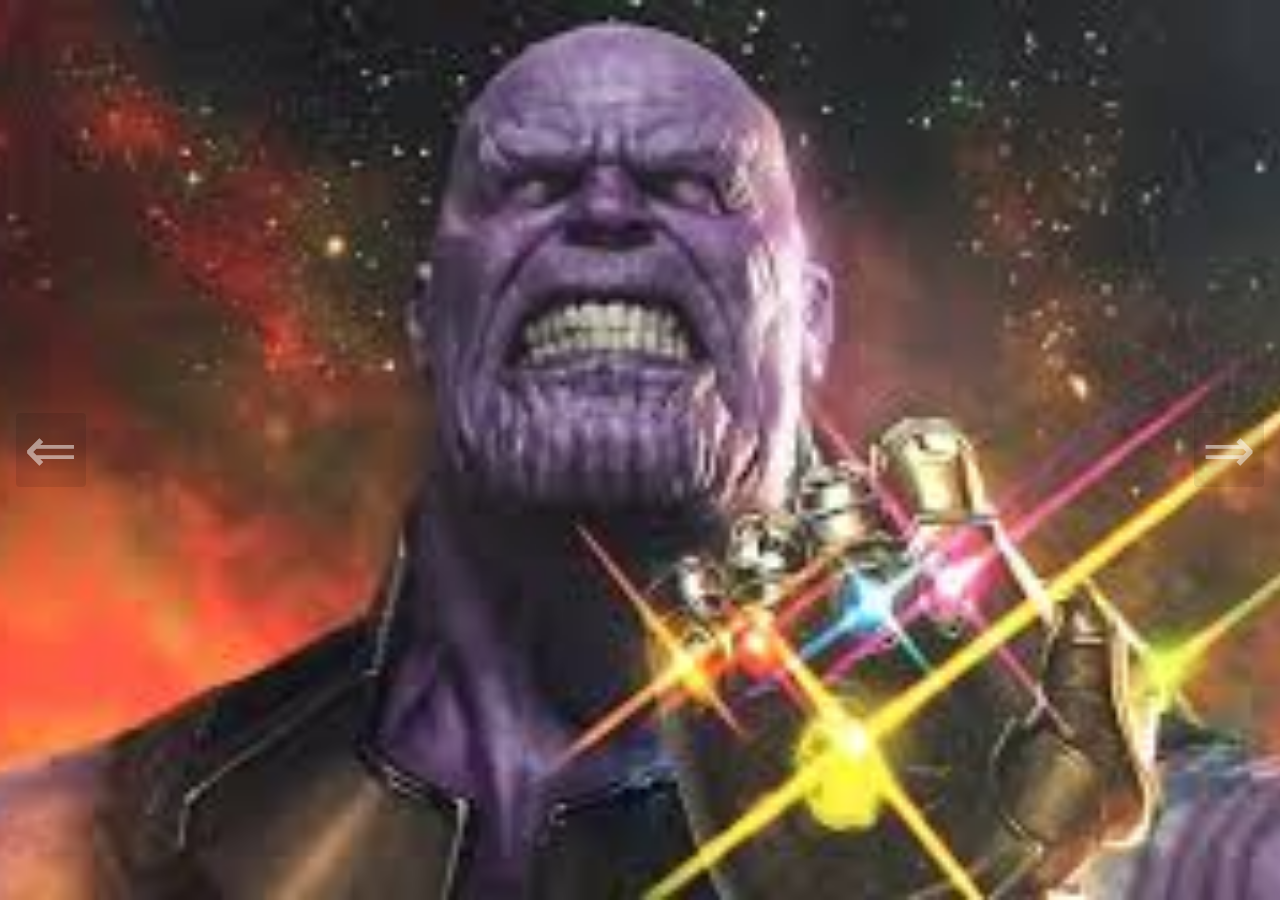
<file: js-css-carousel-main/index.html>
<!DOCTYPE html>
<html lang="en">
<head>
  <meta charset="UTF-8">
  <meta http-equiv="X-UA-Compatible" content="IE=edge">
  <meta name="viewport" content="width=device-width, initial-scale=1.0">
  <link rel="stylesheet" href="styles.css">
  <script src="script.js" defer></script>
  <title>Document</title>
</head>
<body>
  <section aria-label="Newest Photos">
    <div class="carousel" data-carousel>
      <button class="carousel-button prev" data-carousel-button="prev">&#8656;</button>
      <button class="carousel-button next" data-carousel-button="next">&#8658;</button>
      <ul data-slides>
        <!-- <li class="slide" data-active>
          <img src="https://source.unsplash.com/78A265wPiO4" alt="Nature Image #1">
        </li>
        <li class="slide">
          <img src="https://source.unsplash.com/eOpewngf68w" alt="Nature Image #2">
        </li>
        <li class="slide">
          <img src="https://source.unsplash.com/ndN00KmbJ1c" alt="Nature Image #3">
        </li>
      </ul> -->
      <li class="slide" data-active>
        <img src="./images/1.jpg" alt="Nature Image #1">
      </li>
      <li class="slide" data-active>
        <img src="./images/2.jpg" alt="Nature Image #2">
      </li>
      <li class="slide" data-active>
        <img src="./images/3.jpg" alt="Nature Image #3">
      </li>
      <li class="slide" data-active>
        <img src="./images/4.jpg" alt="Nature Image #5">
      </li>
      <li class="slide" data-active>
        <img src="./images/5.jpg" alt="Nature Image #5">
      </li>
      </ul>
    </div>
  </section>
</body>
</html>
</file>
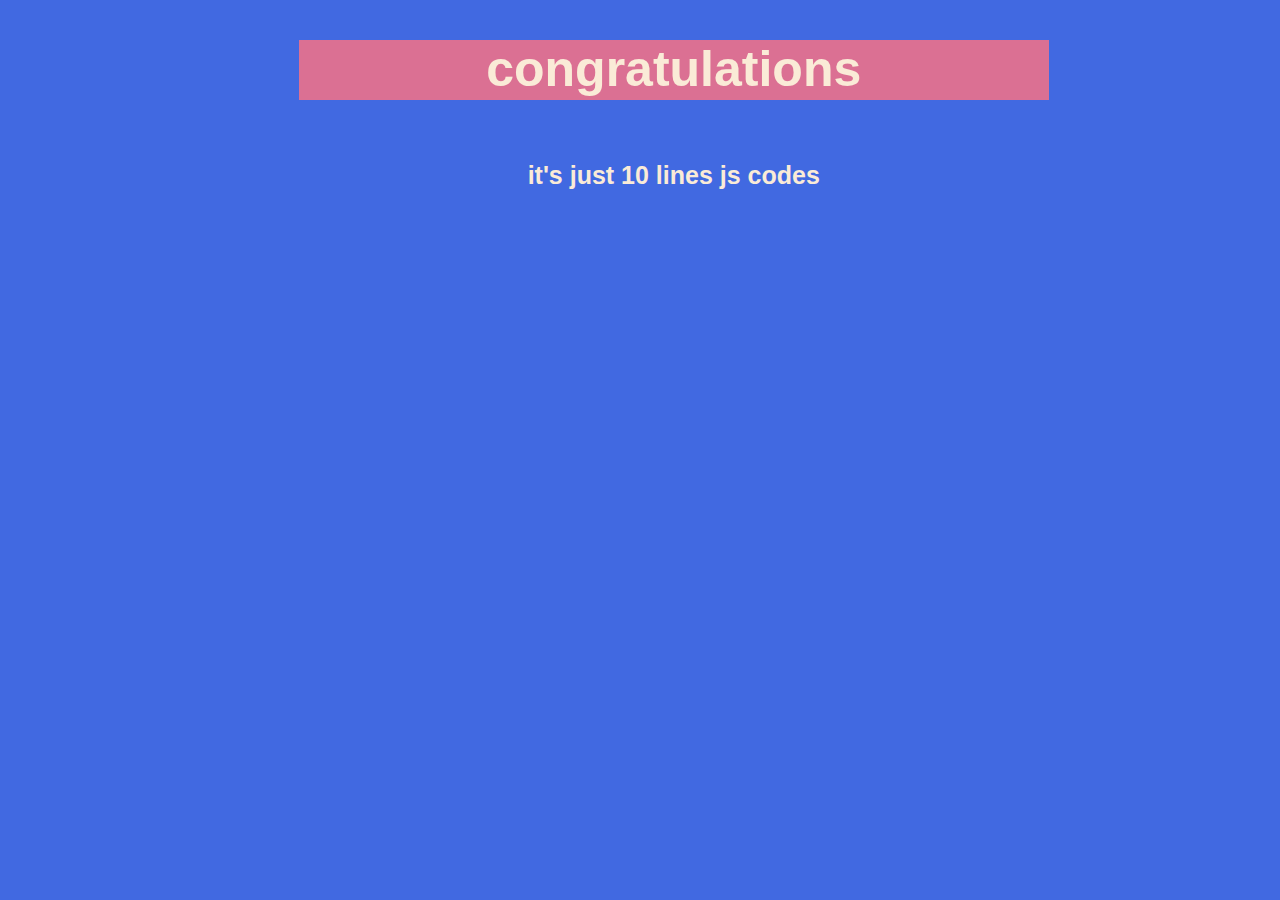
<file: timer/index.html>
<html>
<head>
    <title>timer</title>
    <link rel="stylesheet" type="text/css" href="stylesheetFile.css">
</head>
<body>
    
    <div id="elemts"></div>
</body>
<script src="scriptFile.js">
</script>
</html>
</file>
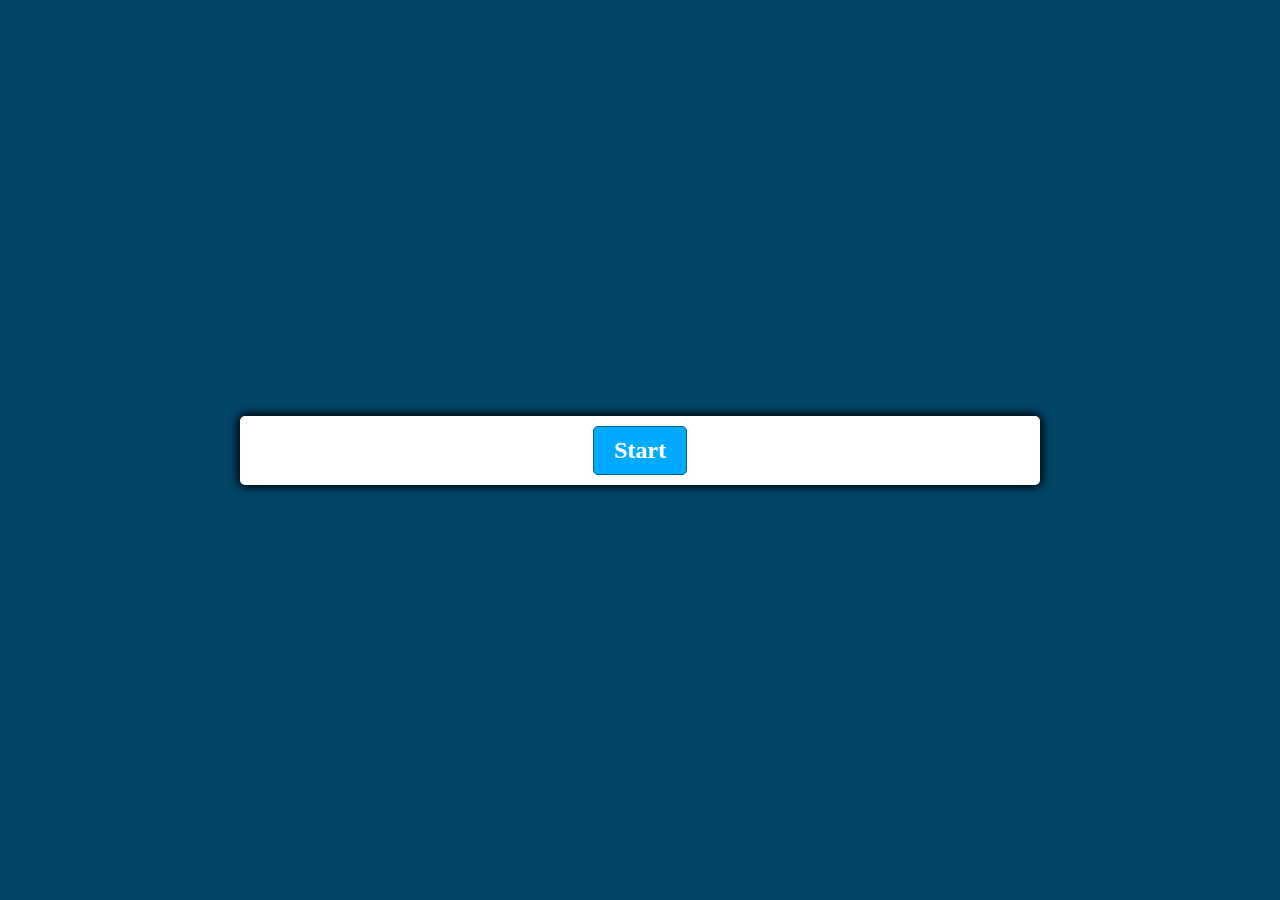
<file: JavaScript-Quiz-App-master/JavaScript-Quiz-App-master/index.html>
<!DOCTYPE html>
<html lang="en">
<head>
  <meta charset="UTF-8">
  <meta name="viewport" content="width=device-width, initial-scale=1.0">
  <meta http-equiv="X-UA-Compatible" content="ie=edge">
  <link href="styles.css" rel="stylesheet">
  <script defer src="script.js"></script>
  <title>Quiz App</title>
</head>
<body>
  <div class="container">
    <div id="question-container" class="hide">
      <div id="question">Question</div>
      <div id="answer-buttons" class="btn-grid">
        <button class="btn">Answer 1</button>
        <button class="btn">Answer 2</button>
        <button class="btn">Answer 3</button>
        <button class="btn">Answer 4</button>
      </div>
    </div>
    <div class="controls">
      <button id="start-btn" class="start-btn btn">Start</button>
      <button id="next-btn" class="next-btn btn hide">Next</button>
    </div>
  </div>
</body>
</html>
</file>
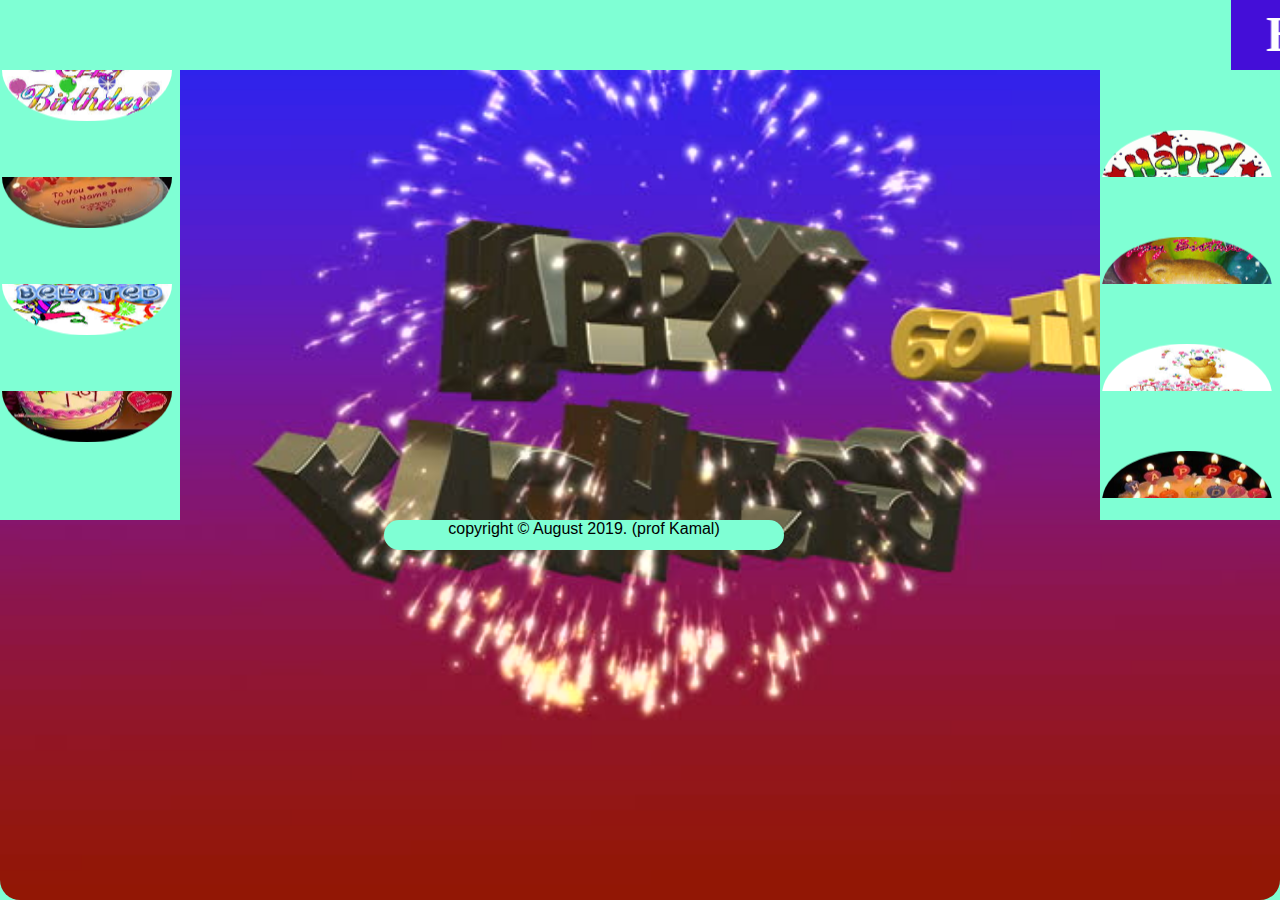
<file: birthday Animation pops/birthdayFile.html>
<html>
    <head>
        <meta name="" content="width=divice-width">
        <meta name="kamel" content="birthDay wishes">
        <title>BirthdayPops</title>
        <link rel="stylesheet" type="text/css" href="stylesheet.css">
    </head>
    <body>
    <marquee>
        <div class="huray">
             <li class="h">H</li>
             <li class="h">U</li>
             <li class="h">R</li>
             <li class="h">A</li>
             <li class="h">Y</li>
             <li class="h">!</li>
     </div> 
    </marquee> 
     <div class="imageContt1">
        
<marquee direction="down"> <img class="imageCont1" id="a8" src="images/1.jpg"> </marquee>
<marquee direction="down"><img class="imageCont1" id="a6" src="images/6.jpg"> </marquee>
<marquee direction="down"> <img class="imageCont1" id="a3" src="images/3.jpg"> </marquee>
<marquee direction="down"> <img class="imageCont1" id="a4" src="images/4.jpg"> </marquee>   
     </div> 
     <div id="center">

     </div>
     <div class="imageContt2">   
<marquee direction="up"><img class="imageCont2" id="a2" src="images/2.png"></marquee>
<marquee direction="up"><img class="imageCont2" id="a7" src="images/7.jpg"> </marquee>
<marquee direction="up"><img class="imageCont2" id="a1" src="images/8.jpg"> </marquee>
<marquee direction="up"> <img class="imageCont1" id="a6" src="images/6.jpg"> </marquee>
    </div> 
        

      <footer id="copy">copyright &copy; August 2019. (prof Kamal)</footer>
        <script src="scriptFile.js"></script>
    </body>
</html>
</file>
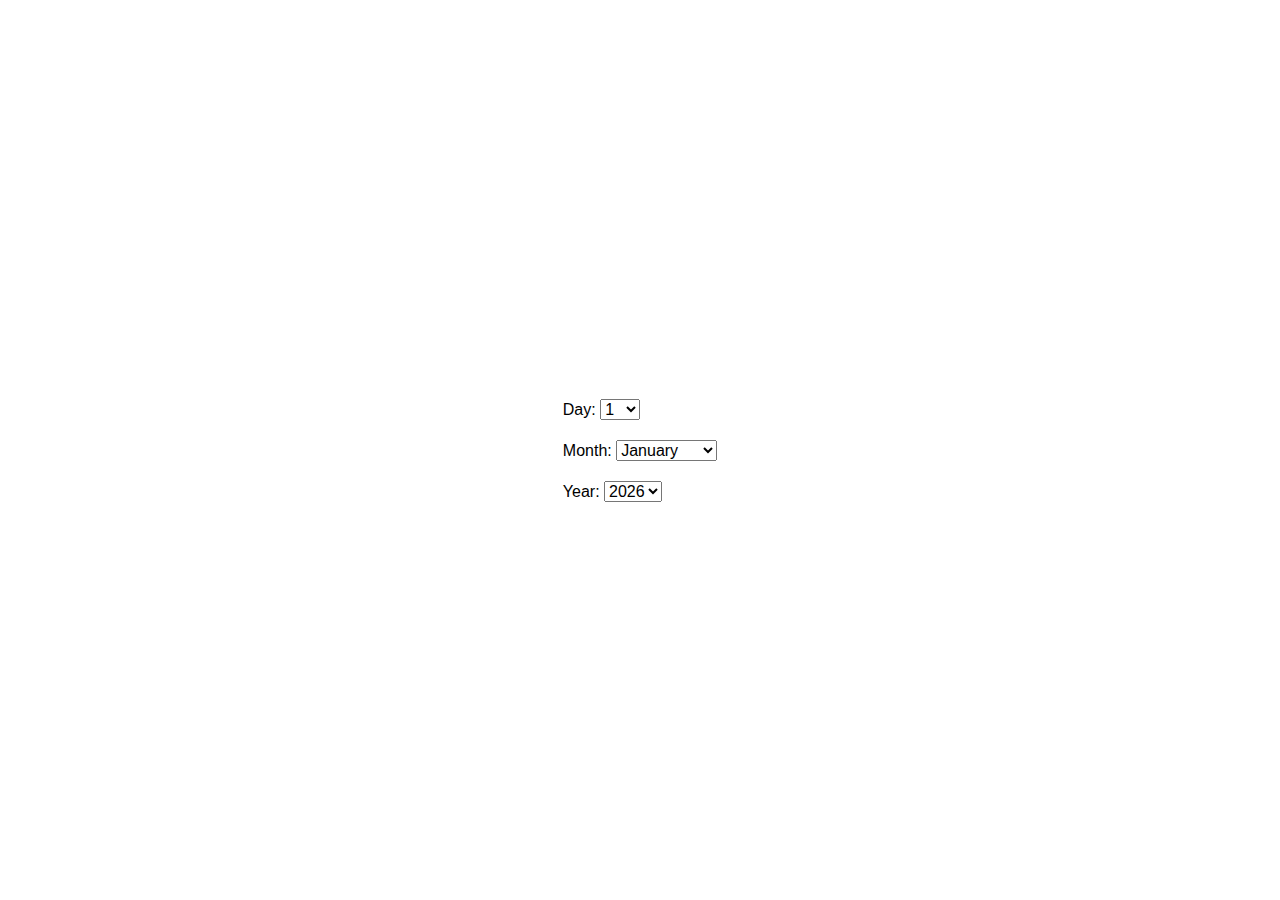
<file: date time/selectdate.html>
<!DOCTYPE html>
<html lang="en">
<head>
    <meta charset="UTF-8">
    <meta http-equiv="X-UA-Compatible" content="IE=edge">
    <meta name="viewport" content="width=device-width, initial-scale=1.0">
    <title>dayTime Selector</title>
    <style>
        *{
    box-sizing: border-box;
    margin: 0;
    padding: 0;
    font-family: Arial, Helvetica, sans-serif;
}
body{
    min-height: 100vh;
    display: flex;
    justify-content: center;
    align-items:center;
    flex-direction: column;
}
form span{
    display: block;
    margin: 20px 0;
}
/*make form styling consistent across browsers*/
button, input, select, textarea {
    font-family: inherit;
    font-size: 100%;
  }

    </style>
</head>
<body>
    <form>
        <span>
            <label for="day">Day:</label>
            <select name="day" id="day"></select>
        </span>
        <span>
            <label for="month">Month:</label>
            <select name="month" id="month"></select>
        </span>
        <span>
            <label for="year">Year:</label>
            <select name="year" id="year">Year:</select>
        </span>
    </form>
    <script>
//Create references to the dropdown's
const yearSelect = document.getElementById("year");
const monthSelect = document.getElementById("month");
const daySelect = document.getElementById("day");

const months = ['January', 'February', 'March', 'April', 
'May', 'June', 'July', 'August', 'September', 'October',
'November', 'December'];

//Months are always the same
(function populateMonths(){
    for(let i = 0; i < months.length; i++){
        const option = document.createElement('option');
        option.textContent = months[i];
        monthSelect.appendChild(option);
    }
    monthSelect.value = "January";
})();

let previousDay;

function populateDays(month){
    //Delete all of the children of the day dropdown
    //if they do exist
    while(daySelect.firstChild){
        daySelect.removeChild(daySelect.firstChild);
    }
    //Holds the number of days in the month
    let dayNum;
    //Get the current year
    let year = yearSelect.value;

    if(month === 'January' || month === 'March' || 
    month === 'May' || month === 'July' || month === 'August' 
    || month === 'October' || month === 'December') {
        dayNum = 31;
    } else if(month === 'April' || month === 'June' 
    || month === 'September' || month === 'November') {
        dayNum = 30;
    }else{
        //Check for a leap year
        if(new Date(year, 1, 29).getMonth() === 1){
            dayNum = 29;
        }else{
            dayNum = 28;
        }
    }
    //Insert the correct days into the day <select>
    for(let i = 1; i <= dayNum; i++){
        const option = document.createElement("option");
        option.textContent = i;
        daySelect.appendChild(option);
    }
    if(previousDay){
        daySelect.value = previousDay;
        if(daySelect.value === ""){
            daySelect.value = previousDay - 1;
        }
        if(daySelect.value === ""){
            daySelect.value = previousDay - 2;
        }
        if(daySelect.value === ""){
            daySelect.value = previousDay - 3;
        }
    }
}

function populateYears(){
    //Get the current year as a number
    let year = new Date().getFullYear();
    //Make the previous 100 years be an option
    for(let i = 0; i < 101; i++){
        const option = document.createElement("option");
        option.textContent = year - i;
        yearSelect.appendChild(option);
    }
}

populateDays(monthSelect.value);
populateYears();

yearSelect.onchange = function() {
    populateDays(monthSelect.value);
}
monthSelect.onchange = function() {
    populateDays(monthSelect.value);
}
daySelect.onchange = function() {
    previousDay = daySelect.value;
}
    </script>
</body>
</html>
</file>
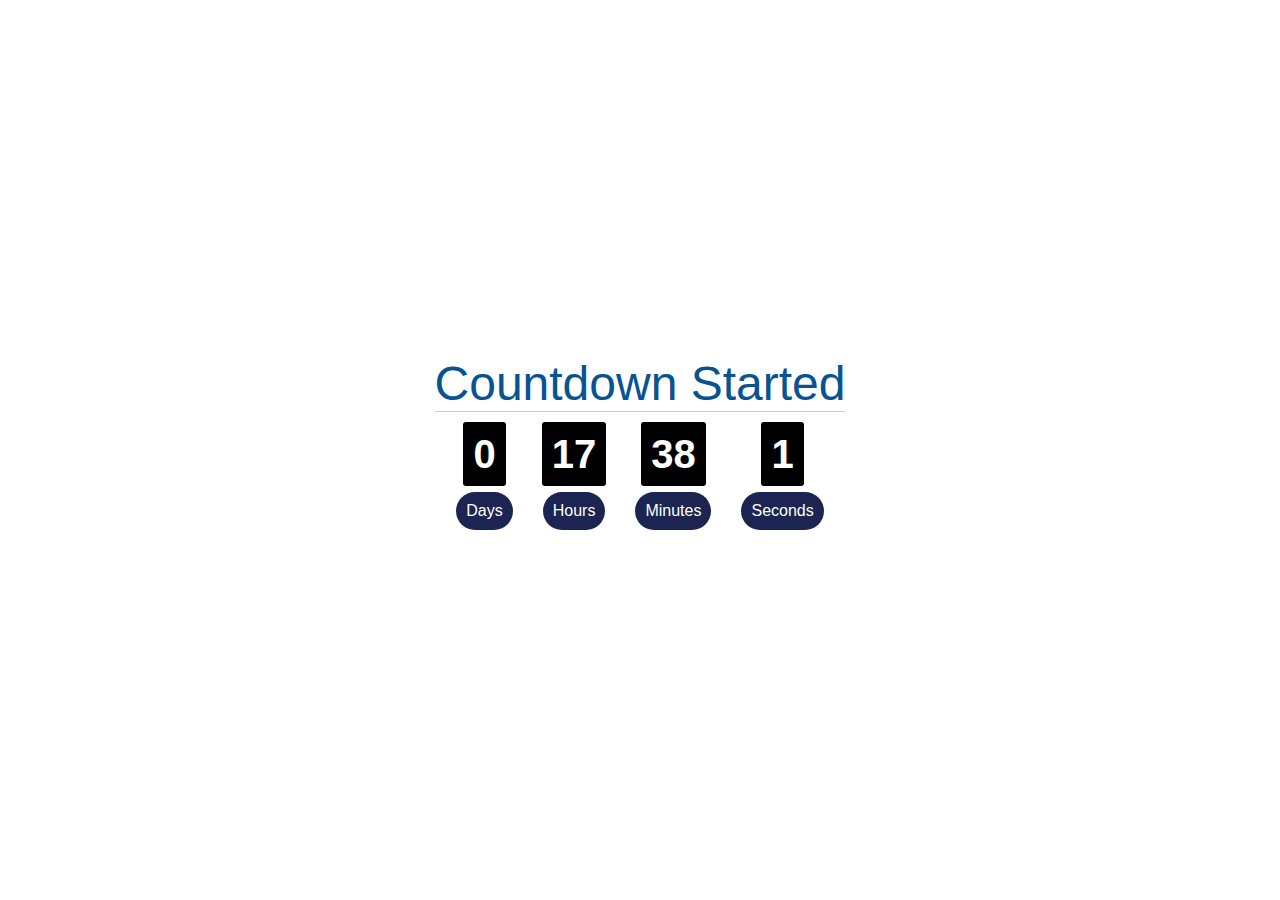
<file: date time/setTimer.html>
<!DOCTYPE html>
<html lang="en">
<head>
    <meta charset="UTF-8">
    <meta http-equiv="X-UA-Compatible" content="IE=edge">
    <meta name="viewport" content="width=device-width, initial-scale=1.0">
    <title>timer</title>

    <style>
        *{
            padding: 0;
            margin: 0;
            box-sizing: border-box;
        }
        :root{
            --txt-color:#fff;
            --timer-box:#1c2451;
            --timer-text:#085391;
        }
        body{
            height: 100vh;
            color: var(--timer-text);
            font-family: sans-serif;
        }
        .container{
            position: absolute;
            top: 0;
            left: 0;
            width: 100%;
            height: 100%;
            display:flex;
            flex-direction: column;
            align-items: center;
            justify-content: center;
        }
        .header{
            font-size: 3rem;
            font-weight: 300;
            border-bottom: 1px solid #ccc;

         }
       .timer{
           display: flex;
           align-items: center;
           justify-content: center;
           
       }
       .box{
           display: flex;
           flex-direction: row;
           padding-top: 20px;
           text-align: center;
           
       }
       span{
           font-size: 40px;
           font-weight: 900;
       }
       .timer_box{
           justify-content: space-between;
       }
       #days,#hours,#minutes,#seconds{
           padding: 10px;
           /* margin: 5px; */
           background: black;
           color: #fff;
           border-radius: 3px;
       }
       .timer_text{
           margin: 15px;
           padding: 10px;
           background: var(--timer-box);
           color: #fff;
           border-radius: 20px;
       }
        */ 
    </style>
</head>
<body>
    <div class="container">
        <div class="header">Countdown Started</div>
        <div class="timer">
          <div class="box">
            <div class="timer_box">
                <span id="days">0</span>
                <div class="timer_text">Days</div>
            </div>
            <div class="timer_box">
                <span id="hours">0</span>
                <div class="timer_text">Hours</div>
            </div>
            <div class="timer_box">
                <span id="minutes">0</span>
                <div class="timer_text">Minutes</div>
            </div>
            <div class="timer_box">
                <span id="seconds">0</span>
                <div class="timer_text">Seconds</div>
            </div>
          </div>  
        </div>
    </div>
    <script>
        var days = document.querySelector('#days');
        var hours = document.querySelector('#hours');
        var minutes = document.querySelector('#minutes');
        var seconds = document.querySelector('#seconds');
        var header = document.querySelector('.header');
       // seconds.innerHTML = 14;
        
        
        
            const date = new Date();
            let d = date.getDay();
            let h = date.getHours();
            let m = date.getMinutes();
            let s = date.getSeconds();

            days.innerHTML = d;
            hours.innerHTML = h;
            minutes.innerHTML = m;
            seconds.innerHTML = s;
            
           const countDown = setInterval(()=>{
                 s--;
                 seconds.innerHTML = s;

                 if(s == 0) {
                     s = 60;
                     m--;
                     minutes.innerHTML = m;
                 } 
                 if(m == 0){
                     m = 60;
                     h--;
                     hours.innerHTML = h;
                 }
                 if (h == 0){
                     h = 24;
                     d--;
                 }
                 if(d == 0){
                     clearInterval(countDown);
                     header.innerHTML = "congrats! countdown completed!" 
                 }
            }, 1000);

   </script>
</body>
</html>
</file>
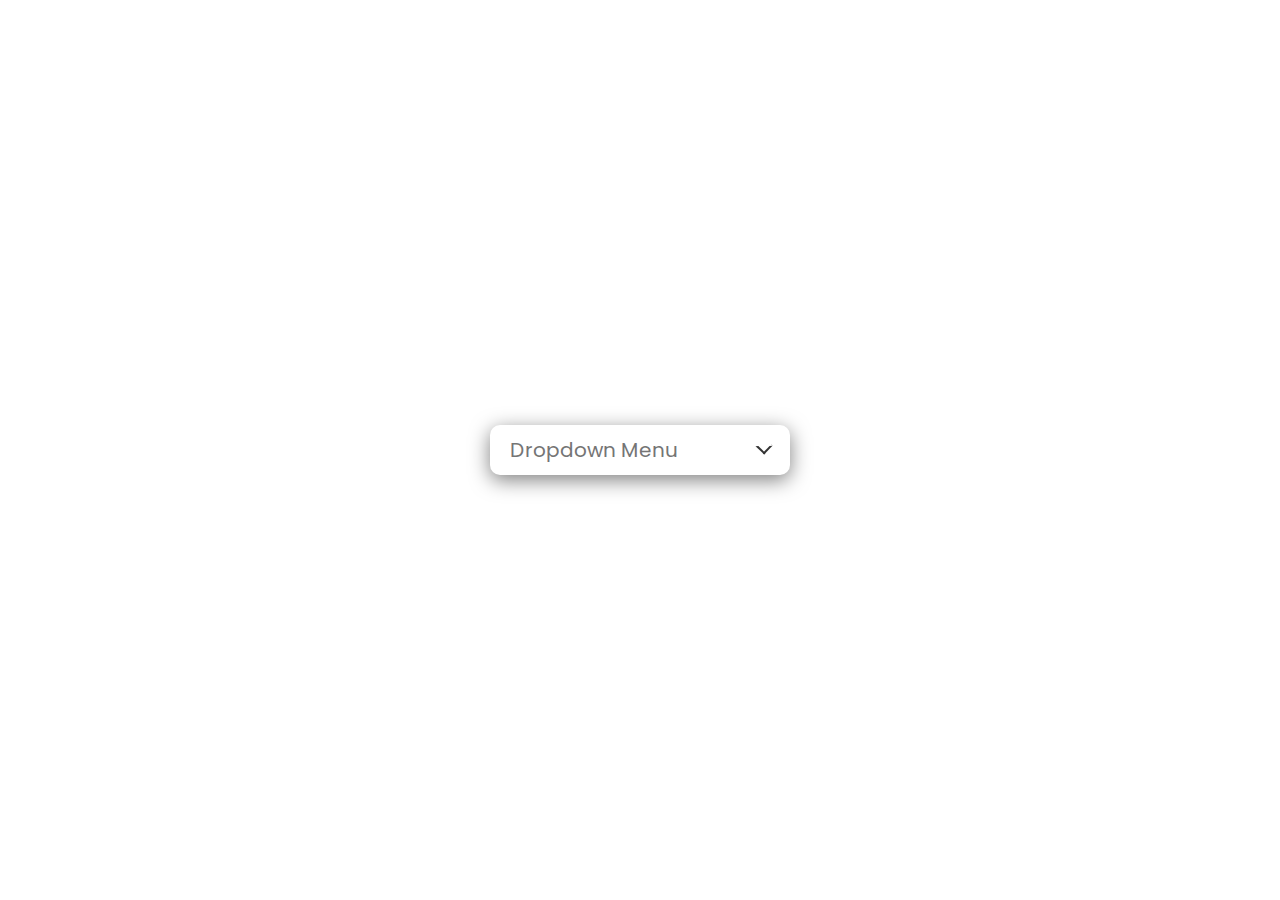
<file: drop-down/drop.html>
<!DOCTYPE html>
<html lang="en">
<head>
    <meta charset="UTF-8">
    <meta http-equiv="X-UA-Compatible" content="IE=edge">
    <meta name="viewport" content="width=device-width, initial-scale=1.0">
    <title>Document</title>
    <link rel="stylesheet" href="drop.css">
    <link rel="stylesheet" href="https://cdnjs.cloudflare.com/ajax/libs/font-awesome/6.1.1/css/all.min.css">
</head>
<body>
    <div class="dropdown">
        <input type="text" class="textBox" placeholder="Dropdown Menu" readonly>
        <div class="option">
            <div onclick="show('HTML')" ><i class="fa-brands fa-html5"></i> HTML</div>
            <div onclick="show('CSS')" ><i class="fa-brands fa-css3-alt"></i> CSS</div>
            <div onclick="show('Javascript')" ><i class="fa-brands fa-js-square"></i> Javascript</div>
            <div onclick="show('Bootstrap')" ><i class="fa-brands fa-bootstrap"></i> Bootstrap</div>
            <div onclick="show('ReactJS')" ><i class="fa-brands fa-react"></i> ReactJS</div>
        </div>
    </div>
    <script>
        function show(anything){
            document.querySelector('.textBox').value = anything;
        }

        let dropdown = document.querySelector('.dropdown');
        dropdown.onclick = function(){
            dropdown.classList.toggle('active');
        }
    </script>
</body>
</html>
</file>
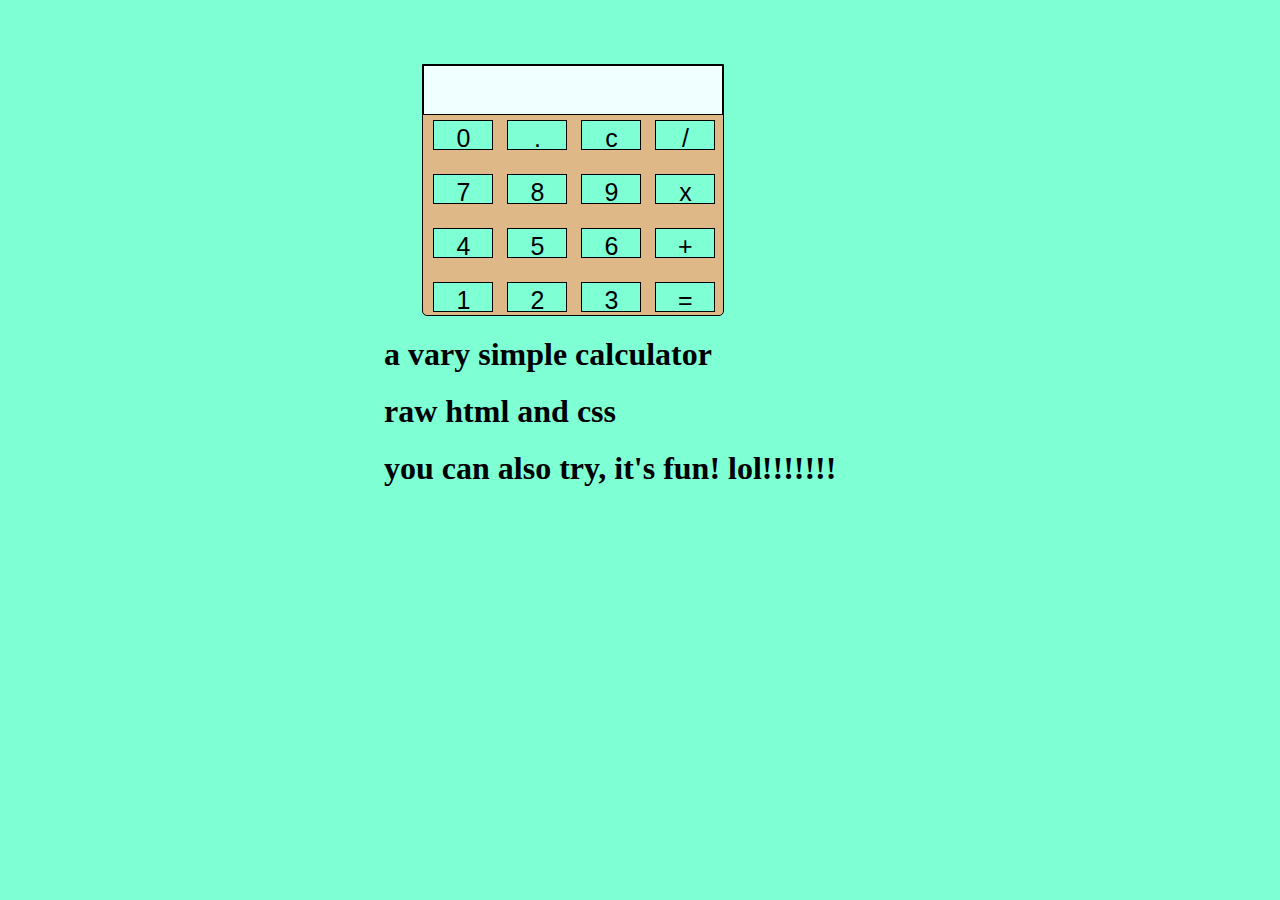
<file: simpleCal/indexfile.html>
<html>
<head>
    <title>very easy working calculator</title>
    <link rel="stylesheet" type="text/css" href="stylesheetFile.css">
</head>
<body>
  
    <form name="calculator">
        <div class="btnCont">
        <input name="answer"  readonly id="display">
        <br>
        <input class="btn" type="button" value="0" onclick="calculator.answer.value +='0'" id="curlly-btn1"/>
        <input class="btn" type="button" value="." onclick="calculator.answer.value +='.'" id="curlly-btn1"/>
        <input class="btn" type="button" value="c" onclick="calculator.answer.value =''" />
        <input class="btn" type="button" value="/" onclick="calculator.answer.value += '/'"/>
        <br>
        <br>
        <input class="btn" type="button" value="7" onclick="calculator.answer.value +='7'"/>
        <input class="btn" type="button" value="8" onclick="calculator.answer.value +='8'"/>
        <input class="btn" type="button" value=9 onclick="calculator.answer.value +='9'"/>
        <input class="btn" type="button" value="x" onclick="calculator.answer.value +='*'"/>
        <br>
        <br>
        <input class="btn" type="button" value="4" onclick="calculator.answer.value +='4'"/>
        <input class="btn" type="button" value="5" onclick="calculator.answer.value +='5'"/>
        <input class="btn" type="button" value="6" onclick="calculator.answer.value +='6'"/>
        <input class="btn" type="button" value="+" onclick="calculator.answer.value +='+'"/>
        <br>
        <br>
        <input class="btn" type="button" value="1" onclick="calculator.answer.value +='1'"/>
        <input class="btn" type="button" value="2" onclick="calculator.answer.value +='2'"/>
        <input class="btn"  type="button" value="3" onclick="calculator.answer.value +='3'"/>
        <input class="btn" type="button" value="=" onclick="calculator.answer.value=eval(calculator.answer.value)"/>
        <br>
    </div>
    <h1>a vary simple calculator</h1>
      <h1>raw html and css</h1>
      <h1>you can also try, it's fun! lol!!!!!!!</h1>
    </form>
</body>
</html>
</file>
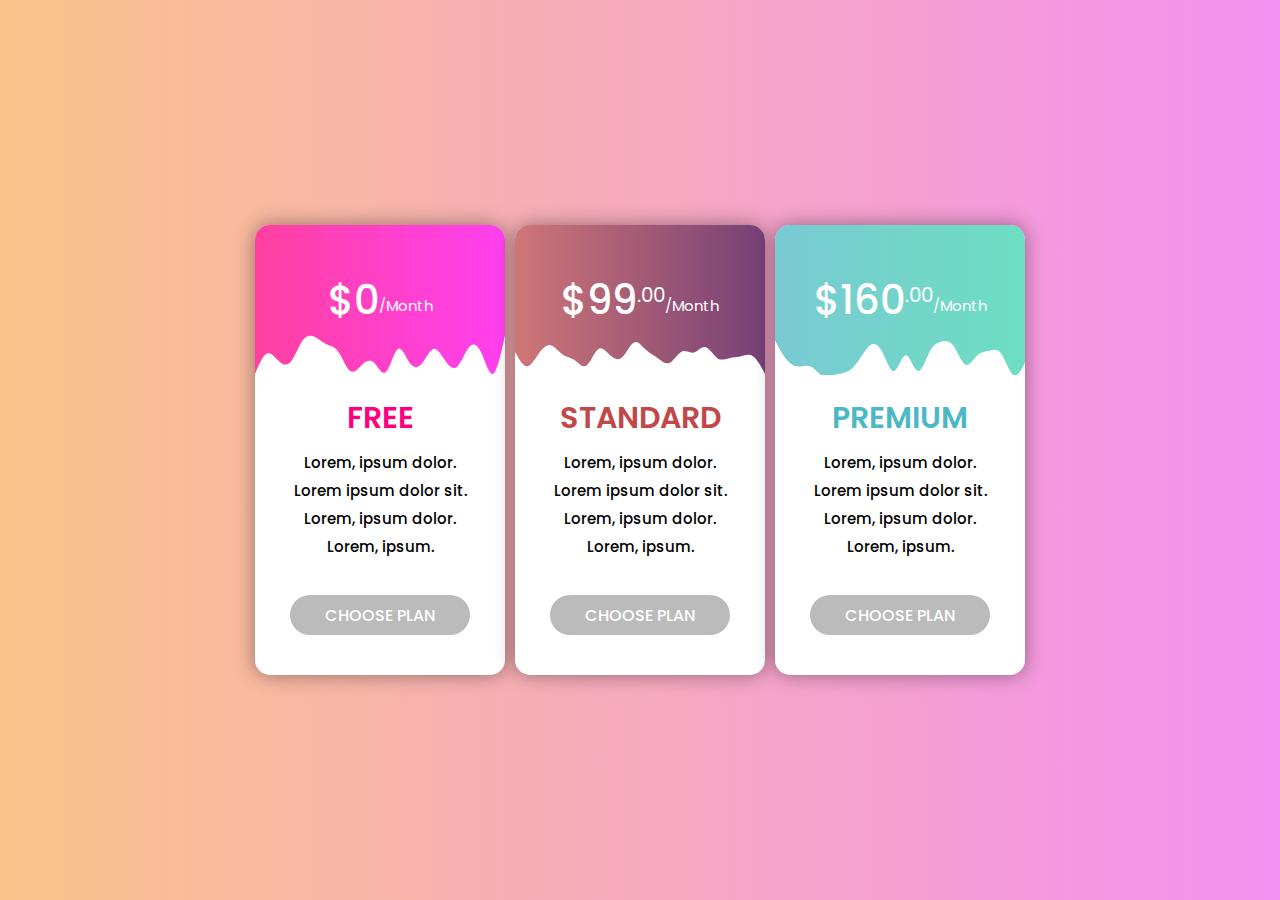
<file: Cards-group/payments/plan.html>
<!DOCTYPE html>
<html lang="en">
<head>
    <meta charset="UTF-8">
    <meta http-equiv="X-UA-Compatible" content="IE=edge">
    <meta name="viewport" content="width=device-width, initial-scale=1.0">
    <title>Design Card</title>
    <link rel="stylesheet" href="plan.css">
</head>
<body>
    <div class="container">
        <div class="card" style="--clr1: #ff0080bf; --clr2: #ff00eabf; --text: #ff0080;">
            <div class="price">
                <h1>$0</h1>
                <p>/Month</p>
            </div>
            <svg xmlns="http://www.w3.org/2000/svg" viewBox="0 0 1440 320"><path fill="#fff" fill-opacity="1" d="M0,224L11.4,197.3C22.9,171,46,117,69,106.7C91.4,96,114,128,137,149.3C160,171,183,181,206,154.7C228.6,128,251,64,274,32C297.1,0,320,0,343,10.7C365.7,21,389,43,411,53.3C434.3,64,457,64,480,96C502.9,128,526,192,549,208C571.4,224,594,192,617,170.7C640,149,663,139,686,160C708.6,181,731,235,754,213.3C777.1,192,800,96,823,80C845.7,64,869,128,891,160C914.3,192,937,192,960,165.3C982.9,139,1006,85,1029,80C1051.4,75,1074,117,1097,149.3C1120,181,1143,203,1166,181.3C1188.6,160,1211,96,1234,69.3C1257.1,43,1280,53,1303,101.3C1325.7,149,1349,235,1371,224C1394.3,213,1417,107,1429,53.3L1440,0L1440,320L1428.6,320C1417.1,320,1394,320,1371,320C1348.6,320,1326,320,1303,320C1280,320,1257,320,1234,320C1211.4,320,1189,320,1166,320C1142.9,320,1120,320,1097,320C1074.3,320,1051,320,1029,320C1005.7,320,983,320,960,320C937.1,320,914,320,891,320C868.6,320,846,320,823,320C800,320,777,320,754,320C731.4,320,709,320,686,320C662.9,320,640,320,617,320C594.3,320,571,320,549,320C525.7,320,503,320,480,320C457.1,320,434,320,411,320C388.6,320,366,320,343,320C320,320,297,320,274,320C251.4,320,229,320,206,320C182.9,320,160,320,137,320C114.3,320,91,320,69,320C45.7,320,23,320,11,320L0,320Z"></path></svg>
            <div class="details">
                <h2>FREE</h2>
                <div class="options">
                    <h4>Lorem, ipsum dolor.</h4>
                    <h4>Lorem ipsum dolor sit.</h4>
                    <h4>Lorem, ipsum dolor.</h4>
                    <h4>Lorem, ipsum.</h4>
                </div>
            </div>
            <input type="submit" value="CHOOSE PLAN">
        </div>
        <div class="card" style="--clr1: #c04848bf; --clr2: #480048bf; --text: #c04848;">
            <div class="price">
                <h1>$99</h1>
                <h2>.00</h2>
                <p>/Month</p>
            </div>
            <svg xmlns="http://www.w3.org/2000/svg" viewBox="0 0 1440 320"><path fill="#fff" fill-opacity="1" d="M0,96L11.4,117.3C22.9,139,46,181,69,181.3C91.4,181,114,139,137,106.7C160,75,183,53,206,58.7C228.6,64,251,96,274,112C297.1,128,320,128,343,144C365.7,160,389,192,411,176C434.3,160,457,96,480,80C502.9,64,526,96,549,117.3C571.4,139,594,149,617,128C640,107,663,53,686,42.7C708.6,32,731,64,754,85.3C777.1,107,800,117,823,133.3C845.7,149,869,171,891,160C914.3,149,937,107,960,96C982.9,85,1006,107,1029,101.3C1051.4,96,1074,64,1097,69.3C1120,75,1143,117,1166,133.3C1188.6,149,1211,139,1234,133.3C1257.1,128,1280,128,1303,122.7C1325.7,117,1349,107,1371,122.7C1394.3,139,1417,181,1429,202.7L1440,224L1440,320L1428.6,320C1417.1,320,1394,320,1371,320C1348.6,320,1326,320,1303,320C1280,320,1257,320,1234,320C1211.4,320,1189,320,1166,320C1142.9,320,1120,320,1097,320C1074.3,320,1051,320,1029,320C1005.7,320,983,320,960,320C937.1,320,914,320,891,320C868.6,320,846,320,823,320C800,320,777,320,754,320C731.4,320,709,320,686,320C662.9,320,640,320,617,320C594.3,320,571,320,549,320C525.7,320,503,320,480,320C457.1,320,434,320,411,320C388.6,320,366,320,343,320C320,320,297,320,274,320C251.4,320,229,320,206,320C182.9,320,160,320,137,320C114.3,320,91,320,69,320C45.7,320,23,320,11,320L0,320Z"></path></svg>
            <div class="details">
                <h2>STANDARD</h2>
                <div class="options">
                    <h4>Lorem, ipsum dolor.</h4>
                    <h4>Lorem ipsum dolor sit.</h4>
                    <h4>Lorem, ipsum dolor.</h4>
                    <h4>Lorem, ipsum.</h4>
                </div>
            </div>
            <input type="submit" value="CHOOSE PLAN">
        </div>
        <div class="card" style="--clr1: #4cb8c4bf; --clr2: #3cd3adbf; --text: #4cb8c4;">
            <div class="price">
                <h1>$160</h1>
                <h2>.00</h2>
                <p>/Month</p>
            </div>
            <svg xmlns="http://www.w3.org/2000/svg" viewBox="0 0 1440 320"><path fill="#fff" fill-opacity="1" d="M0,32L11.4,53.3C22.9,75,46,117,69,144C91.4,171,114,181,137,181.3C160,181,183,171,206,181.3C228.6,192,251,224,274,234.7C297.1,245,320,235,343,229.3C365.7,224,389,224,411,213.3C434.3,203,457,181,480,149.3C502.9,117,526,75,549,58.7C571.4,43,594,53,617,96C640,139,663,213,686,208C708.6,203,731,117,754,117.3C777.1,117,800,203,823,208C845.7,213,869,139,891,96C914.3,53,937,43,960,37.3C982.9,32,1006,32,1029,64C1051.4,96,1074,160,1097,170.7C1120,181,1143,139,1166,117.3C1188.6,96,1211,96,1234,90.7C1257.1,85,1280,75,1303,106.7C1325.7,139,1349,213,1371,229.3C1394.3,245,1417,203,1429,181.3L1440,160L1440,320L1428.6,320C1417.1,320,1394,320,1371,320C1348.6,320,1326,320,1303,320C1280,320,1257,320,1234,320C1211.4,320,1189,320,1166,320C1142.9,320,1120,320,1097,320C1074.3,320,1051,320,1029,320C1005.7,320,983,320,960,320C937.1,320,914,320,891,320C868.6,320,846,320,823,320C800,320,777,320,754,320C731.4,320,709,320,686,320C662.9,320,640,320,617,320C594.3,320,571,320,549,320C525.7,320,503,320,480,320C457.1,320,434,320,411,320C388.6,320,366,320,343,320C320,320,297,320,274,320C251.4,320,229,320,206,320C182.9,320,160,320,137,320C114.3,320,91,320,69,320C45.7,320,23,320,11,320L0,320Z"></path></svg>
            <div class="details">
                <h2>PREMIUM</h2>
                <div class="options">
                    <h4>Lorem, ipsum dolor.</h4>
                    <h4>Lorem ipsum dolor sit.</h4>
                    <h4>Lorem, ipsum dolor.</h4>
                    <h4>Lorem, ipsum.</h4>
                </div>
            </div>
            <input type="submit" value="CHOOSE PLAN">
        </div>
    </div>
</body>
</html>
</file>
<file: js-css-carousel-main/styles.css>
*, *::before, *::after {
  box-sizing: border-box;
}

body {
  margin: 0;
}

.carousel {
  width: 100vw;
  height: 100vh;
  position: relative;
}

.carousel > ul {
  margin: 0;
  padding: 0;
  list-style: none;
}

.slide {
  position: absolute;
  inset: 0;
  opacity: 0;
  transition: 200ms opacity ease-in-out;
  transition-delay: 200ms;
}

.slide > img {
  display: block;
  width: 100%;
  height: 100%;
  object-fit: cover;
  object-position: center;
}

.slide[data-active] {
  opacity: 1;
  z-index: 1;
  transition-delay: 0ms;
}

.carousel-button {
  position: absolute;
  z-index: 2;
  background: none;
  border: none;
  font-size: 4rem;
  top: 50%;
  transform: translateY(-50%);
  color: rgba(255, 255, 255, .5);
  cursor: pointer;
  border-radius: .25rem;
  padding: 0 .5rem;
  background-color: rgba(0, 0, 0, .1);
}

.carousel-button:hover,
.carousel-button:focus {
  color: white;
  background-color: rgba(0, 0, 0, .2);
}

.carousel-button:focus {
  outline: 1px solid black;
}

.carousel-button.prev {
  left: 1rem;
}

.carousel-button.next {
  right: 1rem;
}
</file>
<file: timer/stylesheetFile.css>
body{
    background-color: royalblue;
    color: antiquewhite;
    font-family: 'Gill Sans', 'Gill Sans MT', Calibri, 'Trebuchet MS', sans-serif;
    font-weight:bolder;
    font-size:25px;
    text-align: center;

}
#elemts{
    width: 750px;
    height: 60px;
    margin-top:40px;
    margin-left:23%;  
    background-color:palevioletred;
    padding: 0;
}
</file>
<file: JavaScript-Quiz-App-master/JavaScript-Quiz-App-master/styles.css>
*, *::before, *::after {
  box-sizing: border-box;
  font-family: Gotham Rounded;
}

:root {
  --hue-neutral: 200;
  --hue-wrong: 0;
  --hue-correct: 145;
}

body {
  --hue: var(--hue-neutral);
  padding: 0;
  margin: 0;
  display: flex;
  width: 100vw;
  height: 100vh;
  justify-content: center;
  align-items: center;
  background-color: hsl(var(--hue), 100%, 20%);
}

body.correct {
  --hue: var(--hue-correct);
}

body.wrong {
  --hue: var(--hue-wrong);
}

.container {
  width: 800px;
  max-width: 80%;
  background-color: white;
  border-radius: 5px;
  padding: 10px;
  box-shadow: 0 0 10px 2px;
}

.btn-grid {
  display: grid;
  grid-template-columns: repeat(2, auto);
  gap: 10px;
  margin: 20px 0;
}

.btn {
  --hue: var(--hue-neutral);
  border: 1px solid hsl(var(--hue), 100%, 30%);
  background-color: hsl(var(--hue), 100%, 50%);
  border-radius: 5px;
  padding: 5px 10px;
  color: white;
  outline: none;
}

.btn:hover {
  border-color: black;
}

.btn.correct {
  --hue: var(--hue-correct);
  color: black;
}

.btn.wrong {
  --hue: var(--hue-wrong);
}

.start-btn, .next-btn {
  font-size: 1.5rem;
  font-weight: bold;
  padding: 10px 20px;
}

.controls {
  display: flex;
  justify-content: center;
  align-items: center;
}

.hide {
  display: none;
}
</file>
<file: birthday Animation pops/stylesheet.css>
*{
    background-color:aquamarine;
    margin: 0;
    padding: 0;
    font-family: 'Gill Sans', 'Gill Sans MT', Calibri, 'Trebuchet MS', sans-serif;

}
body{

    background-image: url(images/5.jpg);
    background-size: cover;
    background-repeat:no-repeat;
    animation: ima 10s infinite;
    background-position: center;
    border-radius:20px; 
}
.h{
   display: inline-block;
   width: 100px;
   height: 60px;
   background-color: rgb(68, 14, 216);
   color: white;
   font-family: cursive;
   font-size: 50px;
   font-weight: bold;
   padding: 5px;
   list-style: none;
   animation: man 10s infinite;
   text-align: center;
  
}

@keyframes ima{
    from{
        background-size: 0% 0%;
    }
    to{
        background-size: 100% 100%; 
    }
}
@keyframes man{
    from{
        background-color: blueviolet;
        padding-left:0; 
    }
    to{
        background-color: rgb(57, 0, 148);
        padding-right: 20%;
    }
}
.imageContt1{
width: 180px;
height: 450px;
float:left;
}
.imageContt2{
    width: 180px;
    height: 450px;
    float:right;
    }
.imageCont1{
    width: 170px;
    height: 103px;
    display: block;
    margin: 2px;
    border-radius: 50%;
}
.imageCont2{
    width: 170px;
    height: 103px;
    display: block;
    margin: 2px;
    border-radius: 50%;
}

#copy{
    clear: both;
    width:400px;
    height:30px;
    text-align: center;
    margin-left: 30%;
    border-radius:100px;
}
</file>
<file: drop-down/drop.css>
@import url('https://fonts.googleapis.com/css2?family=Poppins:wght@100;200;300;400;500;600;700;800;900&display=swap');

*{
    margin: 0;
    padding: 0;
    box-sizing: border-box;
    font-family: 'Poppins', sans-serif;
}

body{
    display: flex;
    justify-content: center;
    align-items: center;
    min-height: 100vh;
    background: url("https://wallpapercave.com/wp/wp9736911.jpg") no-repeat center center/cover;
}

.dropdown{
    position: relative;
    width: 300px;
    height: 50px;
    transition: 0.5s;
}

.dropdown.active{
    margin-top: -200px;
}

.dropdown::before{
    content: '';
    position: absolute;
    right: 20px;
    top: 15px;
    z-index: 10000;
    width: 8px;
    height: 8px;
    border: 2px solid #333;
    border-top: 2px solid #fff;
    border-right: 2px solid #fff;
    transform: rotate(-46deg);
    transition: 0.5s;
    pointer-events: none;
}

.dropdown.active::before{
    top: 22px;
    transform: rotate(-225deg);
}

.dropdown input{
    position: absolute;
    top: 0;
    left: 0;
    width: 100%;
    height: 100%;
    cursor: pointer;
    background: #fff;
    font-size: 20px;
    border: none;
    outline: none;
    box-shadow: 0 5px 20px rgba(0,0,0,0.5);
    padding: 12px 20px;
    border-radius: 10px;
}

.dropdown .option{
    position: absolute;
    top: 70px;
    width: 100%;
    background: rgba(255,255,255,0.4);
    backdrop-filter: blur(10px);
    box-shadow: 0 30px 30px rgba(0,0,0,0.4);
    border-radius: 10px;
    overflow: hidden;
    height: 0px;
    transition: 0.4s;
}

.dropdown.active .option{
    height: 238px;
}

.dropdown .option div{
    padding: 12px 20px;
    cursor: pointer;
}

.dropdown .option div:hover{
    background: #62baea;
    color: #fff;
}

.dropdown .option div i{
    position: relative;
    top: 4px;
    font-size: 1.2em;
}
</file>
<file: simpleCal/stylesheetFile.css>
*{
 margin: 0;
 padding: 0;  
 background-color: aquamarine; 

}
 .anima{
 display:inline-block;
 width: 200px;
 height: 190px;
 animation: man 5s infinite;
 margin-left: 7px;
 font-size: 100px;
 font-weight: bold;
 color: #fff;
 font-family: 'Courier New', Courier, monospace;
 text-align: center;
 padding-top:30px;
  
 }
 @keyframes man{
     from{
         background-color: rgb(226, 43, 165);
         padding: 15%;
     }
     to{
        background-color:burlywood;
        padding: 0%;
    }
 }
.btnCont{
    margin-left: 33%;
    margin-top:5%;
    width: 300px;
    height: 250px;
    background-color: burlywood;
    border: 1px solid black;
    border-radius: 0 0 5px 5px; 
}  
.btn{
    width: 60px;
    height: 30px;
    border: 1px solid black;
    color:black;
    font-size: 25px;
    padding: 3px;
    margin-top:5px;
    margin-left: 10px; 
    text-align: center;

}
.btn:hover{
    background-color:brown;
    
}
.btn:active{
    background-color:rgb(43, 7, 250);
}
#display{
    width: 300px;
    padding: 5px;
    height: 50px;
    color: black;
    background-color: azure;
    font-size: 35px;
    border:1px solid black;
    float: right;
    overflow: hidden;
    text-align: right;
}
h1{
    margin-left:30%;
    margin-top:20px;
    font-family: cursive;
}
</file>
<file: Cards-group/payments/plan.css>
@import url('https://fonts.googleapis.com/css2?family=Poppins:wght@100;200;300;400;500;600;700;800&display=swap');

*{
    margin: 0;
    padding: 0;
    box-sizing: border-box;
    font-family: 'Poppins', sans-serif;
}

.container{
    min-height: 100vh;
    display: flex;
    justify-content: center;
    align-items: center;
    background: linear-gradient(90deg, #f9c48b 0%, #f490f1 100%);
}

.card {
    height: 450px;
    width: 250px;
    position: relative;
    border-radius: 15px;
    overflow: hidden;
    background: #fff;
    margin: 0 5px;
    box-shadow: 0 0 20px rgba(0,0,0,0.4);
    transition: transform 0.4s;
}

.card:hover{
    transform: scale(1.2);
    z-index: 1000;
}

.card .price{
    height: 150px;
    width: 250px;
    display: flex;
    justify-content: center;
    align-items: center;
}

.card:nth-child(1) .price{
    background: linear-gradient(to right, var(--clr1), var(--clr2)), url("https://images.unsplash.com/photo-1517732306149-e8f829eb588a?ixlib=rb-1.2.1&ixid=MnwxMjA3fDB8MHxwaG90by1wYWdlfHx8fGVufDB8fHx8&auto=format&fit=crop&w=872&q=80") center center/cover;
}
.card:nth-child(2) .price{
    background: linear-gradient(to right, var(--clr1), var(--clr2)), url("https://images.unsplash.com/photo-1522202176988-66273c2fd55f?ixlib=rb-1.2.1&ixid=MnwxMjA3fDB8MHxwaG90by1wYWdlfHx8fGVufDB8fHx8&auto=format&fit=crop&w=871&q=80") center center/cover;
}
.card:nth-child(3) .price{
    background: linear-gradient(to right, var(--clr1), var(--clr2)), url("https://images.unsplash.com/photo-1501196354995-cbb51c65aaea?ixlib=rb-1.2.1&ixid=MnwxMjA3fDB8MHxwaG90by1wYWdlfHx8fGVufDB8fHx8&auto=format&fit=crop&w=871&q=80") center center/cover;
}

.card .price h1{
    color: #fff;
    font-size: 40px;
    font-weight: 500;
}

.card .price h2{
    color: #fff;
    font-size: 20px;
    font-weight: 400;
    margin-top: -10px;
}

.card .price p{
    color: #fff;
    font-size: 15px;
    margin-bottom: -10px;
}

.card svg{
    position: absolute;
    top: 110px;
}

.card .details{
    height: 300px;
    display: flex;
    flex-direction: column;
    align-items: center;
}

.card .details h2{
    color: var(--text);
    font-weight: 600;
    font-size: 30px;
    margin-top: 20px;
    margin-bottom: 10px;
}

.card .details .options{
    text-align: center;
}

.card .details .options h4{
    font-size: 15px;
    font-weight: 500;
    margin-bottom: 5px;
}

.card input{
    position: absolute;
    bottom: 40px;
    left: 50%;
    transform: translateX(-50%);
    width: 180px;
    height: 40px;
    border: none;
    border-radius: 20px;
    font-size: 16px;
    font-weight: 500;
    color: #fff;
    background: #bbb;
}

.card:hover input{
    background: linear-gradient(to right, var(--clr1), var(--clr2));
}
</file>
